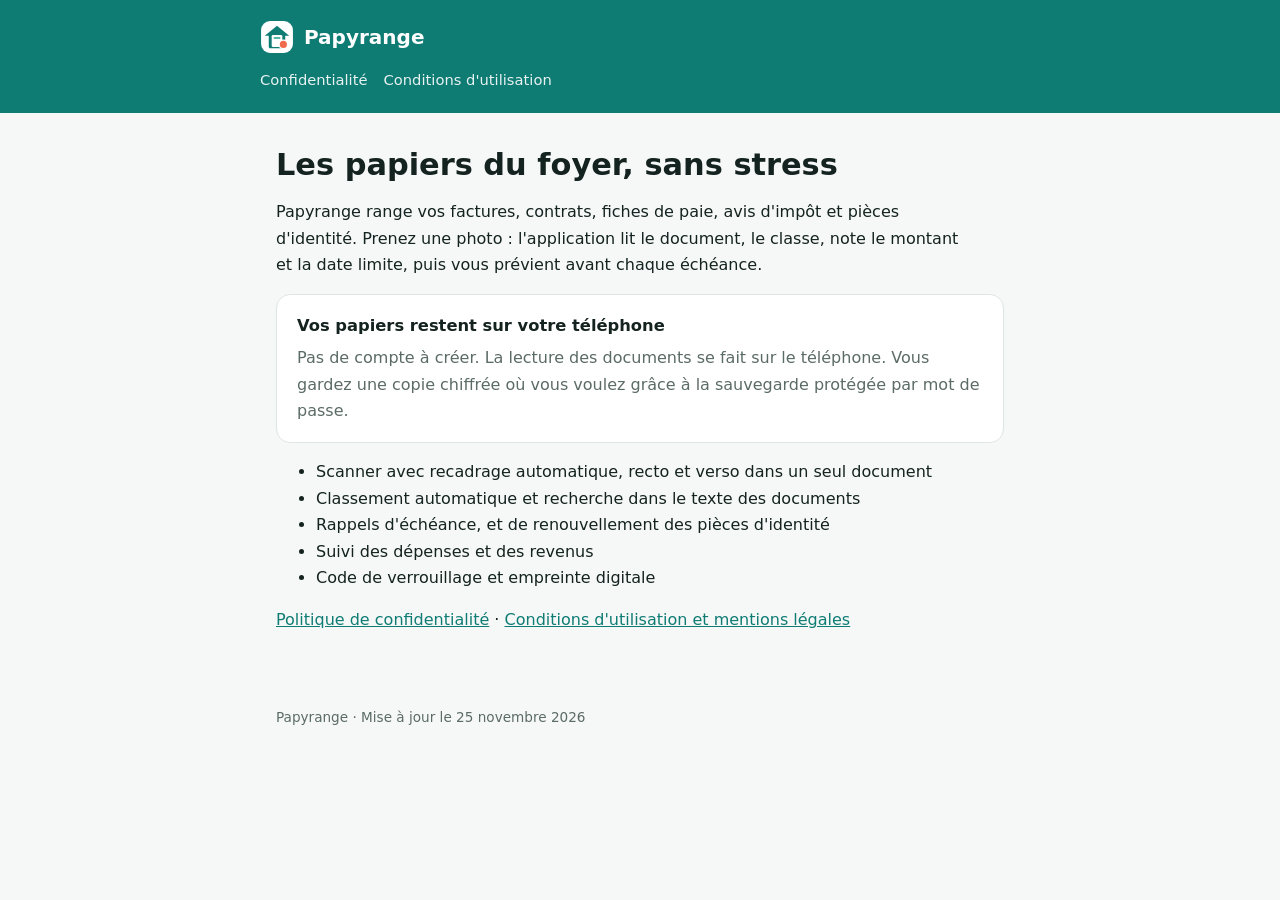
<file: index.html>
<!doctype html><html lang="fr"><head><meta charset="utf-8"><meta name="viewport" content="width=device-width,initial-scale=1,viewport-fit=cover"><title>Papyrange</title><meta name="description" content="Papyrange range les papiers de votre foyer : factures, contrats, pièces d'identité, échéances et budget."><link rel="stylesheet" href="style.css"><link rel="icon" href="data:image/svg+xml,%3Csvg xmlns='http://www.w3.org/2000/svg' viewBox='0 0 64 64'%3E%3Crect width='64' height='64' rx='17' fill='%230F7C74'/%3E%3C/svg%3E"></head><body>
<header><div class="in"><a href="index.html"><svg width="34" height="34" viewBox="0 0 64 64" aria-hidden="true"><rect x="2" y="2" width="60" height="60" rx="17" fill="#fff"/><path d="M32 11 9 29.5h7.5V51a2 2 0 0 0 2 2h27a2 2 0 0 0 2-2V29.5H55Z" fill="#0F7C74"/><rect x="22" y="28" width="20" height="23" rx="2.5" fill="#fff"/><rect x="25.5" y="32.5" width="13" height="2.6" rx="1.3" fill="#1AA388"/><circle cx="44" cy="46" r="8" fill="#F06A4C" stroke="#fff" stroke-width="2.5"/></svg> Papyrange</a><nav><a href="confidentialite.html">Confidentialité</a><a href="conditions.html">Conditions d'utilisation</a></nav></div></header><main>
<h1>Les papiers du foyer, sans stress</h1>
<p>Papyrange range vos factures, contrats, fiches de paie, avis d'impôt et pièces d'identité. Prenez une photo : l'application lit le document, le classe, note le montant et la date limite, puis vous prévient avant chaque échéance.</p>
<div class="card"><h3 style="margin-top:0">Vos papiers restent sur votre téléphone</h3><p class="m" style="margin:0">Pas de compte à créer. La lecture des documents se fait sur le téléphone. Vous gardez une copie chiffrée où vous voulez grâce à la sauvegarde protégée par mot de passe.</p></div>
<ul><li>Scanner avec recadrage automatique, recto et verso dans un seul document</li><li>Classement automatique et recherche dans le texte des documents</li><li>Rappels d'échéance, et de renouvellement des pièces d'identité</li><li>Suivi des dépenses et des revenus</li><li>Code de verrouillage et empreinte digitale</li></ul>
<p><a href="confidentialite.html">Politique de confidentialité</a> · <a href="conditions.html">Conditions d'utilisation et mentions légales</a></p>
</main><footer>Papyrange · Mise à jour le 25 novembre 2026</footer></body></html>
</file>
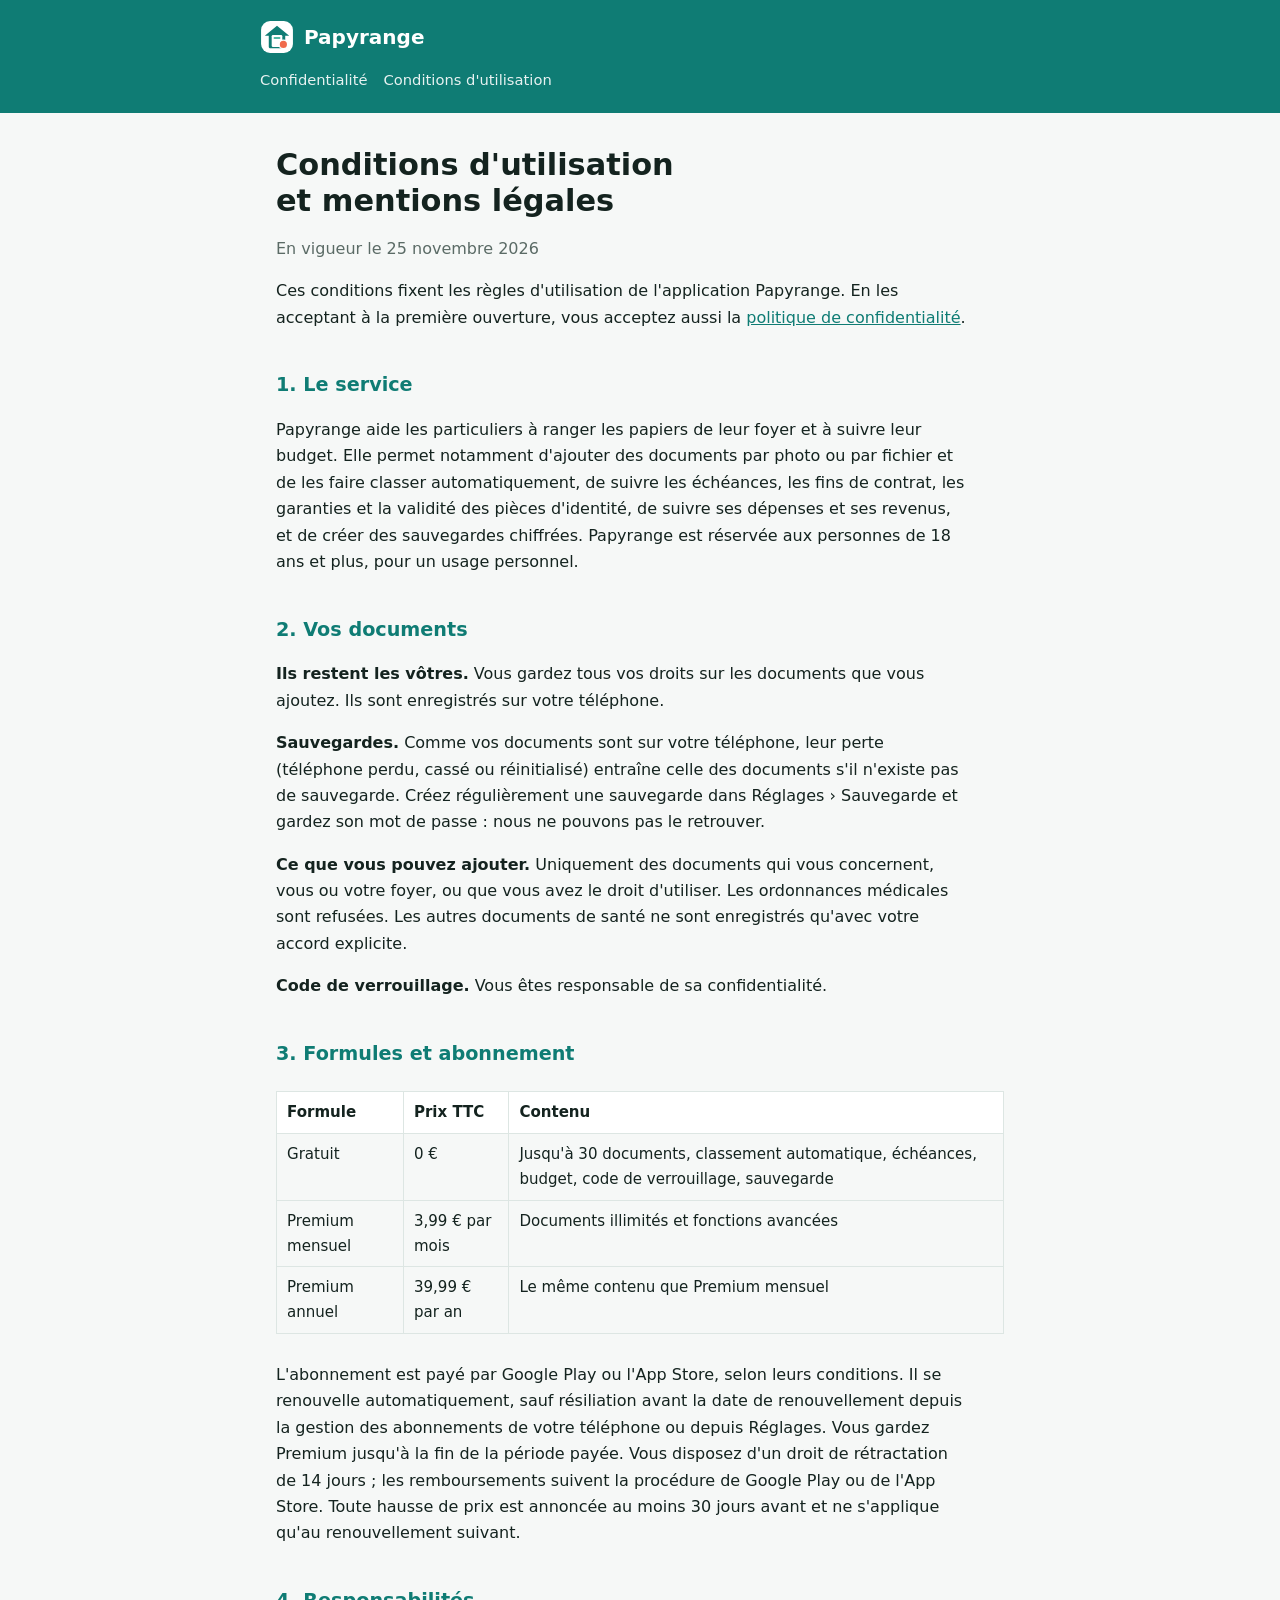
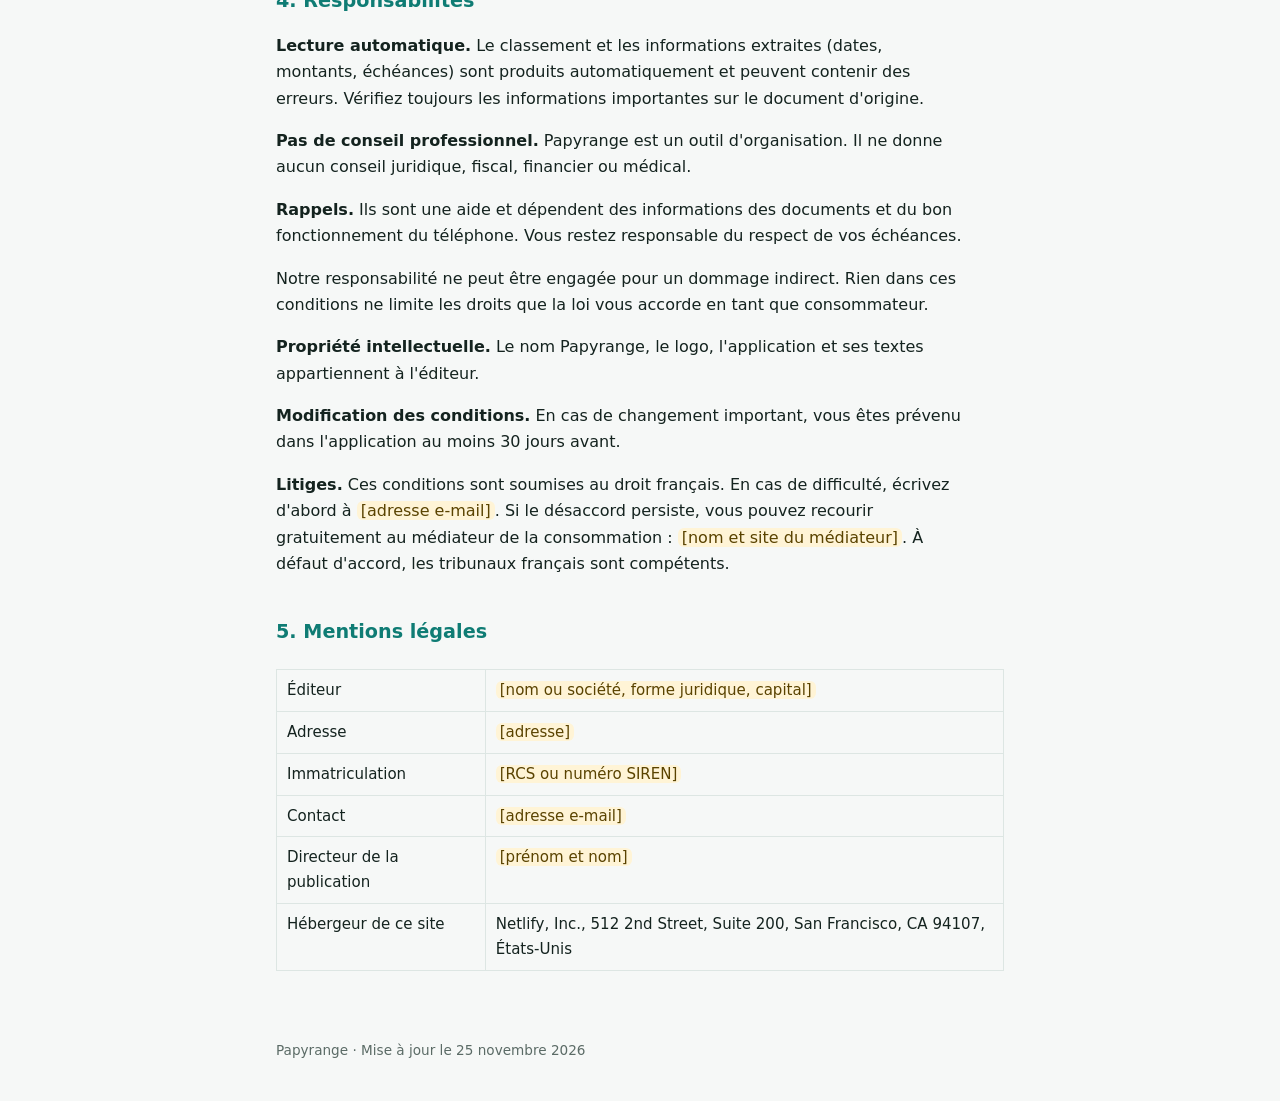
<file: conditions.html>
<!doctype html><html lang="fr"><head><meta charset="utf-8"><meta name="viewport" content="width=device-width,initial-scale=1,viewport-fit=cover"><title>Conditions d'utilisation – Papyrange</title><meta name="description" content="Conditions d'utilisation et mentions légales de Papyrange."><link rel="stylesheet" href="style.css"><link rel="icon" href="data:image/svg+xml,%3Csvg xmlns='http://www.w3.org/2000/svg' viewBox='0 0 64 64'%3E%3Crect width='64' height='64' rx='17' fill='%230F7C74'/%3E%3C/svg%3E"></head><body>
<header><div class="in"><a href="index.html"><svg width="34" height="34" viewBox="0 0 64 64" aria-hidden="true"><rect x="2" y="2" width="60" height="60" rx="17" fill="#fff"/><path d="M32 11 9 29.5h7.5V51a2 2 0 0 0 2 2h27a2 2 0 0 0 2-2V29.5H55Z" fill="#0F7C74"/><rect x="22" y="28" width="20" height="23" rx="2.5" fill="#fff"/><rect x="25.5" y="32.5" width="13" height="2.6" rx="1.3" fill="#1AA388"/><circle cx="44" cy="46" r="8" fill="#F06A4C" stroke="#fff" stroke-width="2.5"/></svg> Papyrange</a><nav><a href="confidentialite.html">Confidentialité</a><a href="conditions.html">Conditions d'utilisation</a></nav></div></header><main>
<h1>Conditions d'utilisation et mentions légales</h1>
<p class="m">En vigueur le 25 novembre 2026</p>
<p>Ces conditions fixent les règles d'utilisation de l'application Papyrange. En les acceptant à la première ouverture, vous acceptez aussi la <a href="confidentialite.html">politique de confidentialité</a>.</p>

<h2>1. Le service</h2>
<p>Papyrange aide les particuliers à ranger les papiers de leur foyer et à suivre leur budget. Elle permet notamment d'ajouter des documents par photo ou par fichier et de les faire classer automatiquement, de suivre les échéances, les fins de contrat, les garanties et la validité des pièces d'identité, de suivre ses dépenses et ses revenus, et de créer des sauvegardes chiffrées. Papyrange est réservée aux personnes de 18 ans et plus, pour un usage personnel.</p>

<h2>2. Vos documents</h2>
<p><strong>Ils restent les vôtres.</strong> Vous gardez tous vos droits sur les documents que vous ajoutez. Ils sont enregistrés sur votre téléphone.</p>
<p><strong>Sauvegardes.</strong> Comme vos documents sont sur votre téléphone, leur perte (téléphone perdu, cassé ou réinitialisé) entraîne celle des documents s'il n'existe pas de sauvegarde. Créez régulièrement une sauvegarde dans Réglages › Sauvegarde et gardez son mot de passe : nous ne pouvons pas le retrouver.</p>
<p><strong>Ce que vous pouvez ajouter.</strong> Uniquement des documents qui vous concernent, vous ou votre foyer, ou que vous avez le droit d'utiliser. Les ordonnances médicales sont refusées. Les autres documents de santé ne sont enregistrés qu'avec votre accord explicite.</p>
<p><strong>Code de verrouillage.</strong> Vous êtes responsable de sa confidentialité.</p>

<h2>3. Formules et abonnement</h2>
<div class="tw"><table><tr><th>Formule</th><th>Prix TTC</th><th>Contenu</th></tr>
<tr><td>Gratuit</td><td>0 €</td><td>Jusqu'à 30 documents, classement automatique, échéances, budget, code de verrouillage, sauvegarde</td></tr>
<tr><td>Premium mensuel</td><td>3,99 € par mois</td><td>Documents illimités et fonctions avancées</td></tr>
<tr><td>Premium annuel</td><td>39,99 € par an</td><td>Le même contenu que Premium mensuel</td></tr></table></div>
<p>L'abonnement est payé par Google Play ou l'App Store, selon leurs conditions. Il se renouvelle automatiquement, sauf résiliation avant la date de renouvellement depuis la gestion des abonnements de votre téléphone ou depuis Réglages. Vous gardez Premium jusqu'à la fin de la période payée. Vous disposez d'un droit de rétractation de 14 jours ; les remboursements suivent la procédure de Google Play ou de l'App Store. Toute hausse de prix est annoncée au moins 30 jours avant et ne s'applique qu'au renouvellement suivant.</p>

<h2>4. Responsabilités</h2>
<p><strong>Lecture automatique.</strong> Le classement et les informations extraites (dates, montants, échéances) sont produits automatiquement et peuvent contenir des erreurs. Vérifiez toujours les informations importantes sur le document d'origine.</p>
<p><strong>Pas de conseil professionnel.</strong> Papyrange est un outil d'organisation. Il ne donne aucun conseil juridique, fiscal, financier ou médical.</p>
<p><strong>Rappels.</strong> Ils sont une aide et dépendent des informations des documents et du bon fonctionnement du téléphone. Vous restez responsable du respect de vos échéances.</p>
<p>Notre responsabilité ne peut être engagée pour un dommage indirect. Rien dans ces conditions ne limite les droits que la loi vous accorde en tant que consommateur.</p>
<p><strong>Propriété intellectuelle.</strong> Le nom Papyrange, le logo, l'application et ses textes appartiennent à l'éditeur.</p>
<p><strong>Modification des conditions.</strong> En cas de changement important, vous êtes prévenu dans l'application au moins 30 jours avant.</p>
<p><strong>Litiges.</strong> Ces conditions sont soumises au droit français. En cas de difficulté, écrivez d'abord à <span class="todo">[adresse e-mail]</span>. Si le désaccord persiste, vous pouvez recourir gratuitement au médiateur de la consommation : <span class="todo">[nom et site du médiateur]</span>. À défaut d'accord, les tribunaux français sont compétents.</p>

<h2>5. Mentions légales</h2>
<div class="tw"><table>
<tr><td>Éditeur</td><td><span class="todo">[nom ou société, forme juridique, capital]</span></td></tr>
<tr><td>Adresse</td><td><span class="todo">[adresse]</span></td></tr>
<tr><td>Immatriculation</td><td><span class="todo">[RCS ou numéro SIREN]</span></td></tr>
<tr><td>Contact</td><td><span class="todo">[adresse e-mail]</span></td></tr>
<tr><td>Directeur de la publication</td><td><span class="todo">[prénom et nom]</span></td></tr>
<tr><td>Hébergeur de ce site</td><td>Netlify, Inc., 512 2nd Street, Suite 200, San Francisco, CA 94107, États-Unis</td></tr></table></div>
</main><footer>Papyrange · Mise à jour le 25 novembre 2026</footer></body></html>
</file>
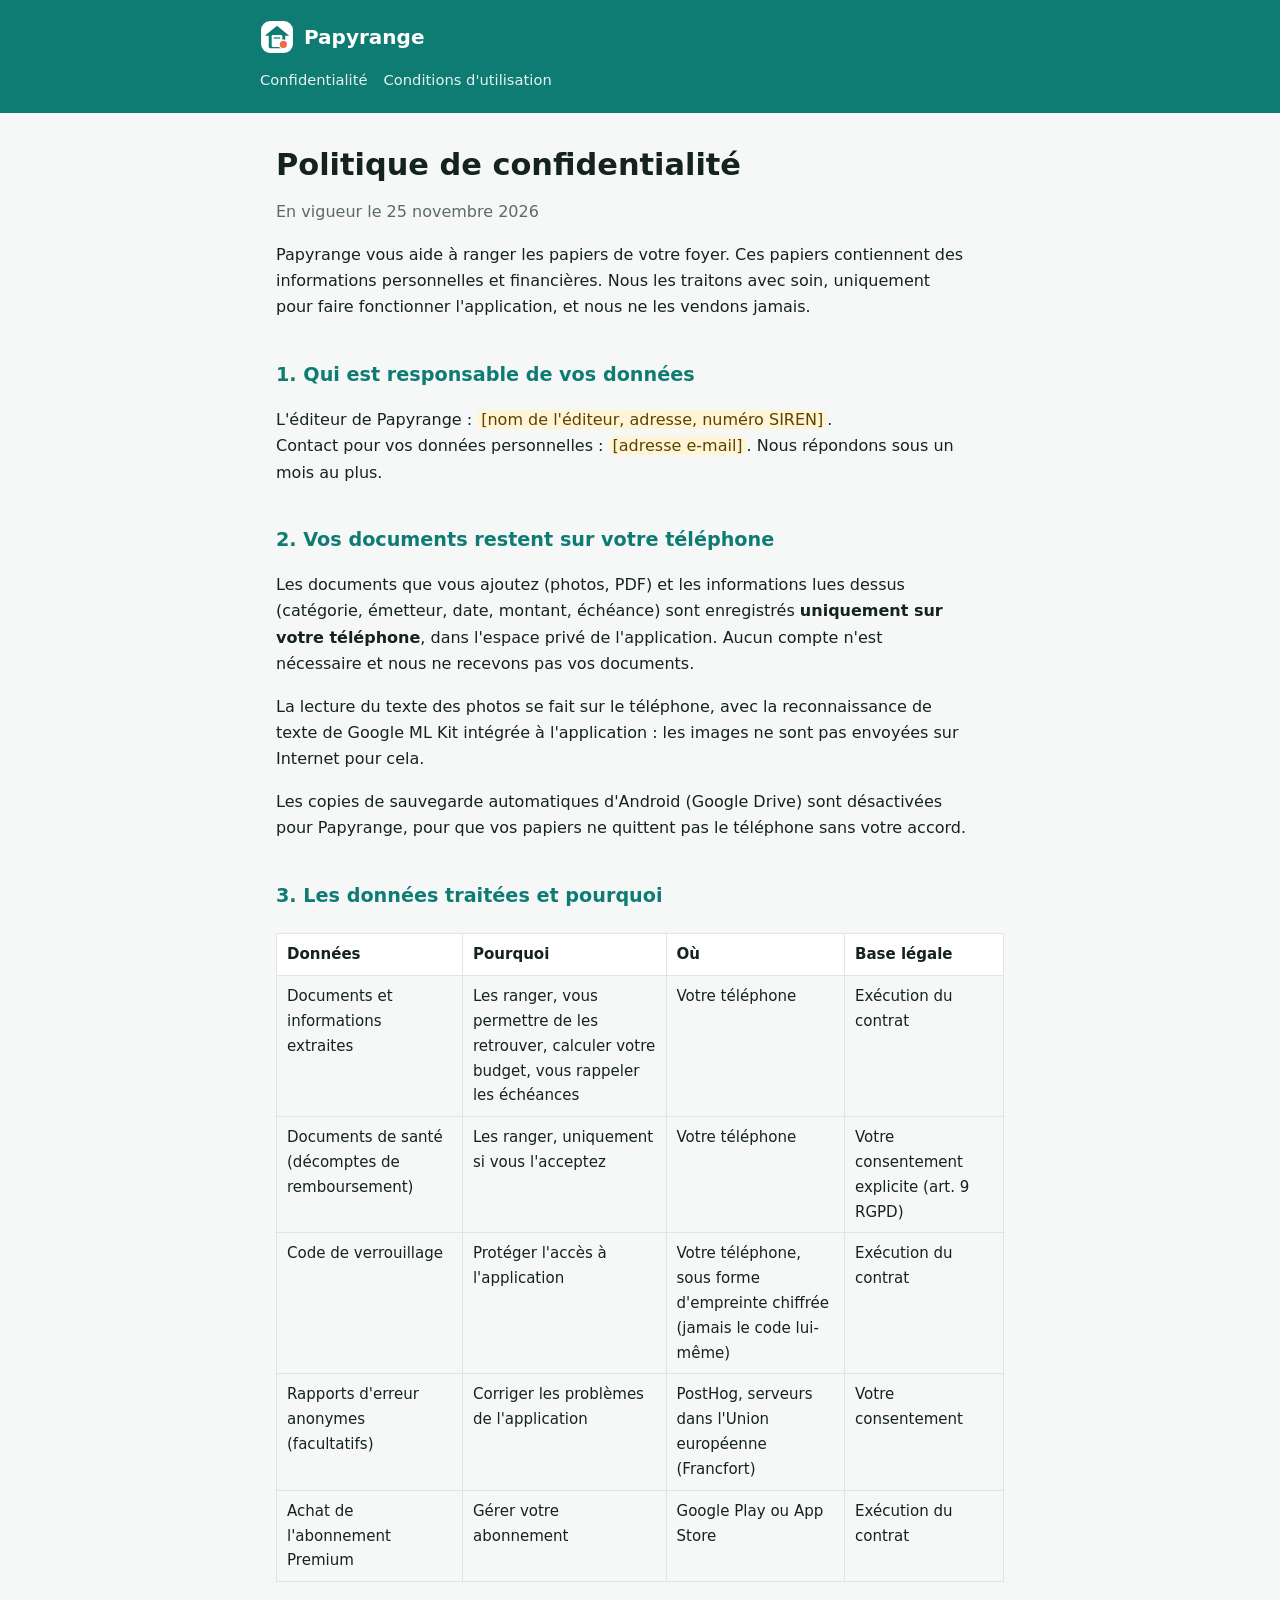
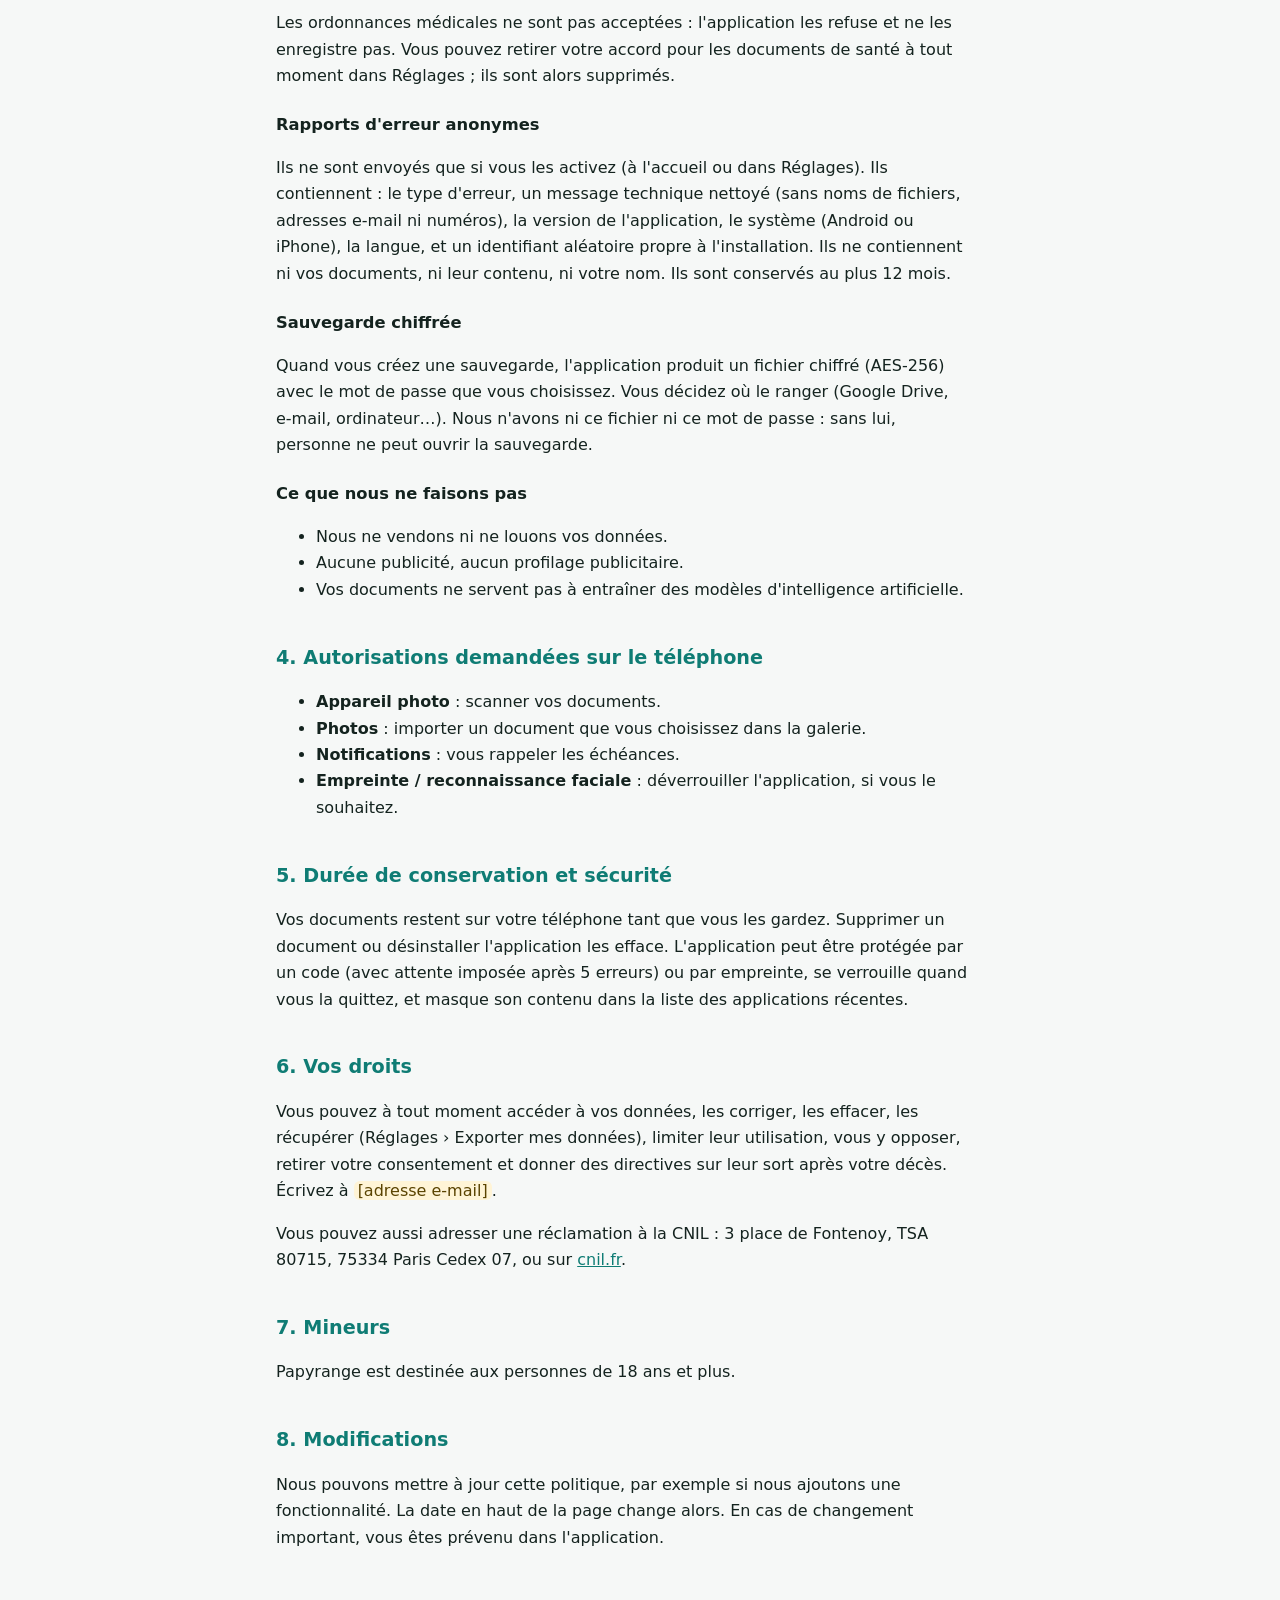
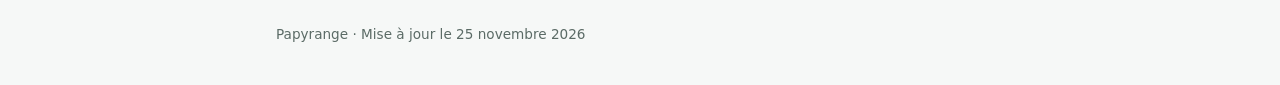
<file: confidentialite.html>
<!doctype html><html lang="fr"><head><meta charset="utf-8"><meta name="viewport" content="width=device-width,initial-scale=1,viewport-fit=cover"><title>Confidentialité – Papyrange</title><meta name="description" content="Comment Papyrange traite vos données personnelles."><link rel="stylesheet" href="style.css"><link rel="icon" href="data:image/svg+xml,%3Csvg xmlns='http://www.w3.org/2000/svg' viewBox='0 0 64 64'%3E%3Crect width='64' height='64' rx='17' fill='%230F7C74'/%3E%3C/svg%3E"></head><body>
<header><div class="in"><a href="index.html"><svg width="34" height="34" viewBox="0 0 64 64" aria-hidden="true"><rect x="2" y="2" width="60" height="60" rx="17" fill="#fff"/><path d="M32 11 9 29.5h7.5V51a2 2 0 0 0 2 2h27a2 2 0 0 0 2-2V29.5H55Z" fill="#0F7C74"/><rect x="22" y="28" width="20" height="23" rx="2.5" fill="#fff"/><rect x="25.5" y="32.5" width="13" height="2.6" rx="1.3" fill="#1AA388"/><circle cx="44" cy="46" r="8" fill="#F06A4C" stroke="#fff" stroke-width="2.5"/></svg> Papyrange</a><nav><a href="confidentialite.html">Confidentialité</a><a href="conditions.html">Conditions d'utilisation</a></nav></div></header><main>
<h1>Politique de confidentialité</h1>
<p class="m">En vigueur le 25 novembre 2026</p>
<p>Papyrange vous aide à ranger les papiers de votre foyer. Ces papiers contiennent des informations personnelles et financières. Nous les traitons avec soin, uniquement pour faire fonctionner l'application, et nous ne les vendons jamais.</p>

<h2>1. Qui est responsable de vos données</h2>
<p>L'éditeur de Papyrange : <span class="todo">[nom de l'éditeur, adresse, numéro SIREN]</span>.<br>Contact pour vos données personnelles : <span class="todo">[adresse e-mail]</span>. Nous répondons sous un mois au plus.</p>

<h2>2. Vos documents restent sur votre téléphone</h2>
<p>Les documents que vous ajoutez (photos, PDF) et les informations lues dessus (catégorie, émetteur, date, montant, échéance) sont enregistrés <strong>uniquement sur votre téléphone</strong>, dans l'espace privé de l'application. Aucun compte n'est nécessaire et nous ne recevons pas vos documents.</p>
<p>La lecture du texte des photos se fait sur le téléphone, avec la reconnaissance de texte de Google ML Kit intégrée à l'application : les images ne sont pas envoyées sur Internet pour cela.</p>
<p>Les copies de sauvegarde automatiques d'Android (Google Drive) sont désactivées pour Papyrange, pour que vos papiers ne quittent pas le téléphone sans votre accord.</p>

<h2>3. Les données traitées et pourquoi</h2>
<div class="tw"><table><tr><th>Données</th><th>Pourquoi</th><th>Où</th><th>Base légale</th></tr>
<tr><td>Documents et informations extraites</td><td>Les ranger, vous permettre de les retrouver, calculer votre budget, vous rappeler les échéances</td><td>Votre téléphone</td><td>Exécution du contrat</td></tr>
<tr><td>Documents de santé (décomptes de remboursement)</td><td>Les ranger, uniquement si vous l'acceptez</td><td>Votre téléphone</td><td>Votre consentement explicite (art. 9 RGPD)</td></tr>
<tr><td>Code de verrouillage</td><td>Protéger l'accès à l'application</td><td>Votre téléphone, sous forme d'empreinte chiffrée (jamais le code lui-même)</td><td>Exécution du contrat</td></tr>
<tr><td>Rapports d'erreur anonymes (facultatifs)</td><td>Corriger les problèmes de l'application</td><td>PostHog, serveurs dans l'Union européenne (Francfort)</td><td>Votre consentement</td></tr>
<tr><td>Achat de l'abonnement Premium</td><td>Gérer votre abonnement</td><td>Google Play ou App Store</td><td>Exécution du contrat</td></tr></table></div>
<p>Les ordonnances médicales ne sont pas acceptées : l'application les refuse et ne les enregistre pas. Vous pouvez retirer votre accord pour les documents de santé à tout moment dans Réglages ; ils sont alors supprimés.</p>

<h3>Rapports d'erreur anonymes</h3>
<p>Ils ne sont envoyés que si vous les activez (à l'accueil ou dans Réglages). Ils contiennent : le type d'erreur, un message technique nettoyé (sans noms de fichiers, adresses e-mail ni numéros), la version de l'application, le système (Android ou iPhone), la langue, et un identifiant aléatoire propre à l'installation. Ils ne contiennent ni vos documents, ni leur contenu, ni votre nom. Ils sont conservés au plus 12 mois.</p>

<h3>Sauvegarde chiffrée</h3>
<p>Quand vous créez une sauvegarde, l'application produit un fichier chiffré (AES-256) avec le mot de passe que vous choisissez. Vous décidez où le ranger (Google Drive, e-mail, ordinateur…). Nous n'avons ni ce fichier ni ce mot de passe : sans lui, personne ne peut ouvrir la sauvegarde.</p>

<h3>Ce que nous ne faisons pas</h3>
<ul><li>Nous ne vendons ni ne louons vos données.</li><li>Aucune publicité, aucun profilage publicitaire.</li><li>Vos documents ne servent pas à entraîner des modèles d'intelligence artificielle.</li></ul>

<h2>4. Autorisations demandées sur le téléphone</h2>
<ul><li><strong>Appareil photo</strong> : scanner vos documents.</li><li><strong>Photos</strong> : importer un document que vous choisissez dans la galerie.</li><li><strong>Notifications</strong> : vous rappeler les échéances.</li><li><strong>Empreinte / reconnaissance faciale</strong> : déverrouiller l'application, si vous le souhaitez.</li></ul>

<h2>5. Durée de conservation et sécurité</h2>
<p>Vos documents restent sur votre téléphone tant que vous les gardez. Supprimer un document ou désinstaller l'application les efface. L'application peut être protégée par un code (avec attente imposée après 5 erreurs) ou par empreinte, se verrouille quand vous la quittez, et masque son contenu dans la liste des applications récentes.</p>

<h2>6. Vos droits</h2>
<p>Vous pouvez à tout moment accéder à vos données, les corriger, les effacer, les récupérer (Réglages › Exporter mes données), limiter leur utilisation, vous y opposer, retirer votre consentement et donner des directives sur leur sort après votre décès. Écrivez à <span class="todo">[adresse e-mail]</span>.</p>
<p>Vous pouvez aussi adresser une réclamation à la CNIL : 3 place de Fontenoy, TSA 80715, 75334 Paris Cedex 07, ou sur <a href="https://www.cnil.fr">cnil.fr</a>.</p>

<h2>7. Mineurs</h2>
<p>Papyrange est destinée aux personnes de 18 ans et plus.</p>

<h2>8. Modifications</h2>
<p>Nous pouvons mettre à jour cette politique, par exemple si nous ajoutons une fonctionnalité. La date en haut de la page change alors. En cas de changement important, vous êtes prévenu dans l'application.</p>
</main><footer>Papyrange · Mise à jour le 25 novembre 2026</footer></body></html>
</file>
<file: style.css>
:root{--bg:#F6F8F7;--card:#fff;--fg:#14231F;--muted:#5B6B66;--accent:#0F7C74;--line:#DDE6E3}
@media (prefers-color-scheme:dark){:root{--bg:#0F1715;--card:#16211E;--fg:#E7EFEC;--muted:#9AAAA5;--accent:#3FBFAE;--line:#25332F}}
*{box-sizing:border-box}
body{margin:0;background:var(--bg);color:var(--fg);font:16px/1.65 Inter,system-ui,-apple-system,"Segoe UI",Roboto,sans-serif}
header{background:var(--accent);color:#fff;padding:20px max(16px,env(safe-area-inset-left))}
header .in,main{max-width:760px;margin:0 auto}
header a{color:#fff;text-decoration:none;font-weight:700;font-size:1.25rem;display:inline-flex;align-items:center;gap:10px}
header nav{margin-top:6px;font-size:.92rem}header nav a{font-size:.92rem;font-weight:500;opacity:.9;margin-right:16px}
main{padding:28px max(16px,env(safe-area-inset-left)) 56px}
h1{font-size:1.9rem;line-height:1.2;margin:.2em 0 .3em;text-wrap:balance}
h2{font-size:1.2rem;margin:2em 0 .5em;color:var(--accent)}
h3{font-size:1.02rem;margin:1.4em 0 .3em}
p,li{max-width:68ch}.m{color:var(--muted)}
a{color:var(--accent)}
table{border-collapse:collapse;width:100%;margin:12px 0;font-size:.94rem}
.tw{overflow-x:auto}th,td{border:1px solid var(--line);padding:8px 10px;text-align:left;vertical-align:top}th{background:var(--card)}
.card{background:var(--card);border:1px solid var(--line);border-radius:14px;padding:18px 20px;margin:16px 0}
.todo{background:#FFF4D6;color:#5A4300;border-radius:6px;padding:0 4px}
@media (prefers-color-scheme:dark){.todo{background:#4A3B10;color:#FFE7A3}}
footer{max-width:760px;margin:0 auto;padding:0 16px 40px;color:var(--muted);font-size:.85rem}
</file>
